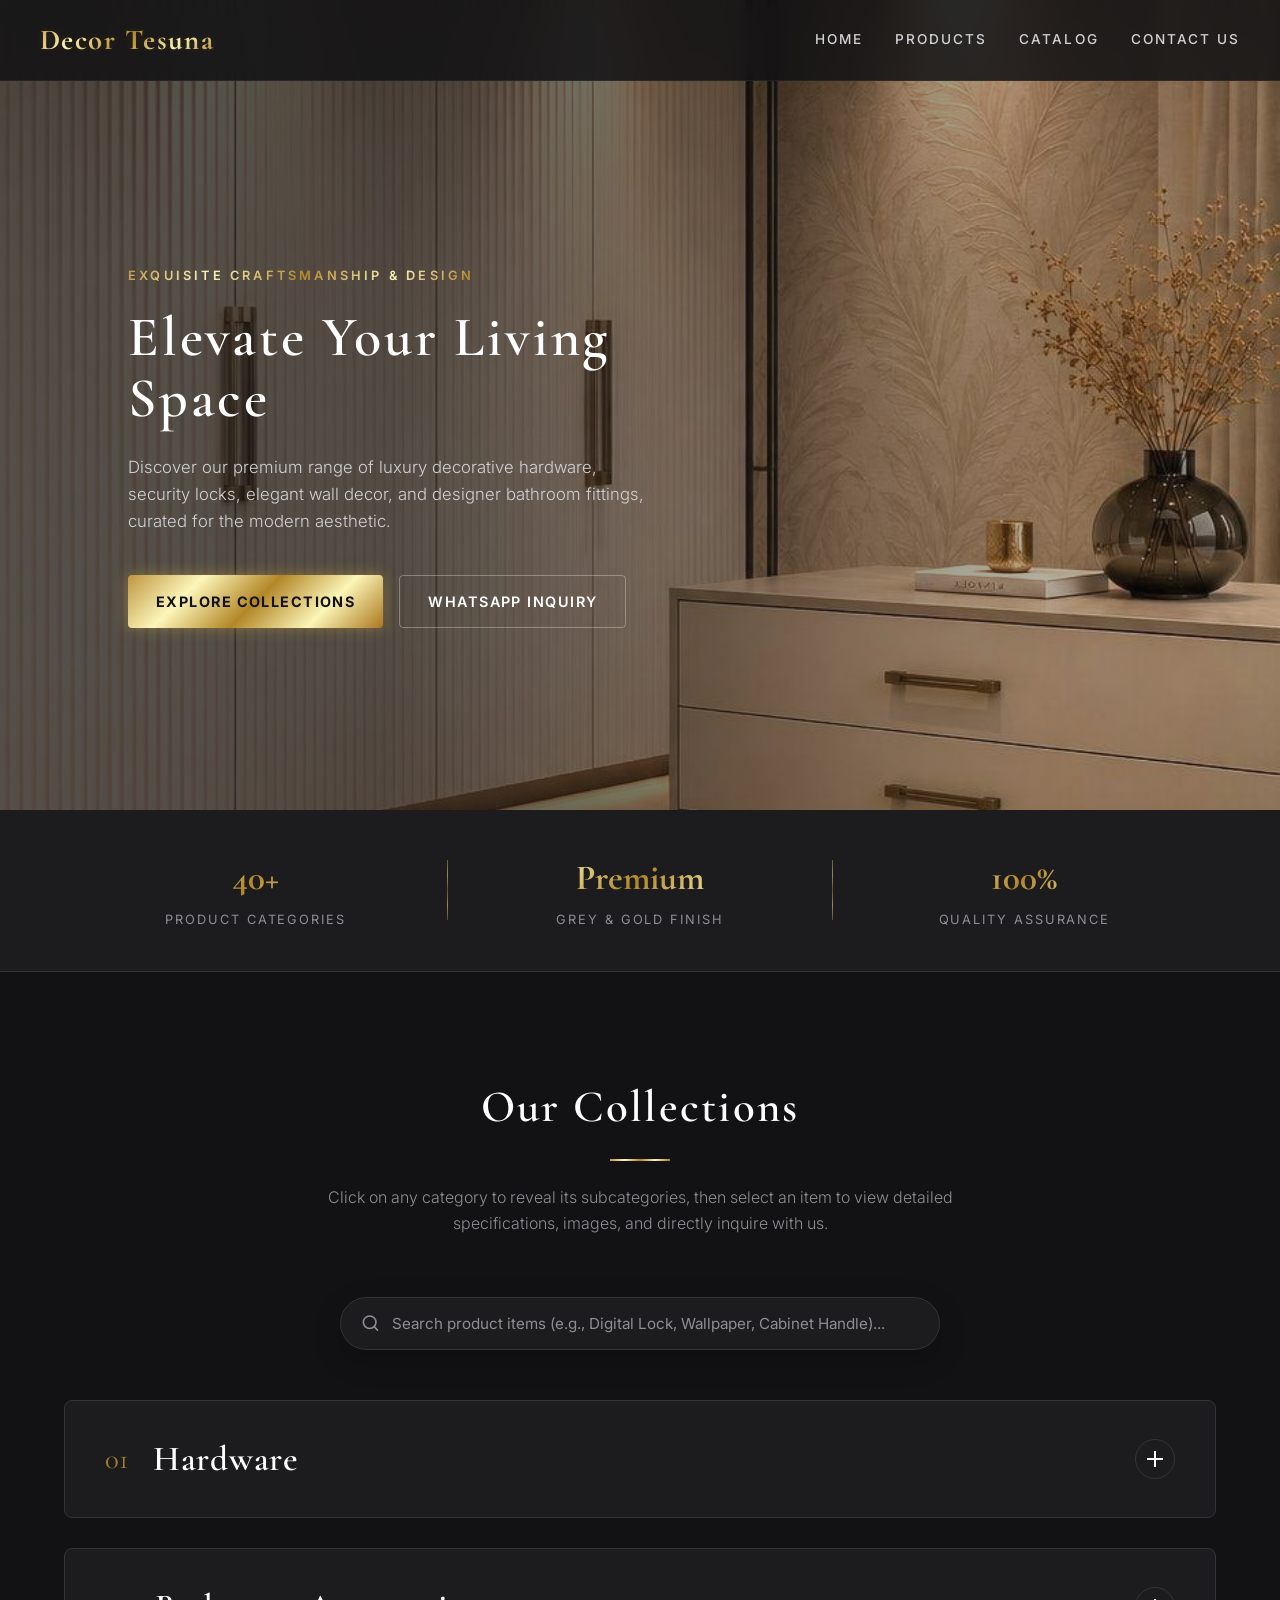
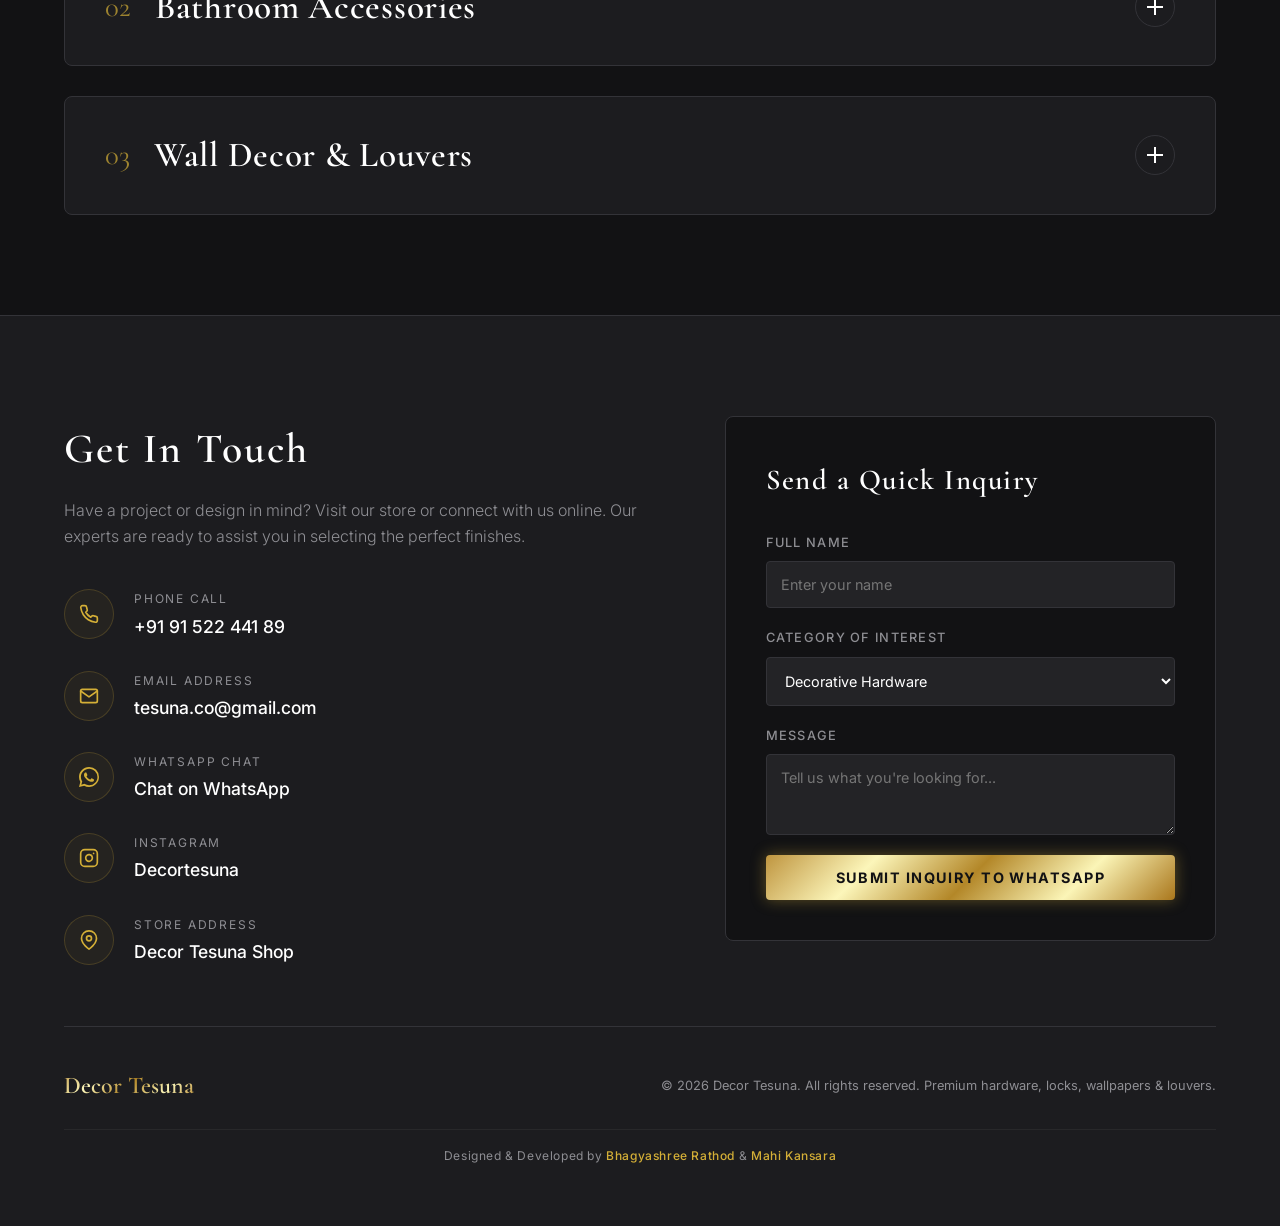
<file: index.html>
<!DOCTYPE html>
<html lang="en">
<head>
    <meta charset="UTF-8">
    <meta name="viewport" content="width=device-width, initial-scale=1.0">
    <meta name="description" content="Decor Tesuna - Premium hardware, wallpapers, bathroom accessories, and louvers. Discover a collection of luxury interior hardware, locks, wall panels, and home decor.">
    <title>Decor Tesuna | Luxury Hardware & Wall Decor</title>
    <!-- Google Fonts -->
    <link rel="preconnect" href="https://fonts.googleapis.com">
    <link rel="preconnect" href="https://fonts.gstatic.com" crossorigin>
    <link href="https://fonts.googleapis.com/css2?family=Cormorant+Garamond:ital,wght@0,300;0,400;0,600;0,700;1,400&family=Inter:wght@300;400;500;600;700&display=swap" rel="stylesheet">
    <link rel="stylesheet" href="style.css">
</head>
<body>

    <!-- Header & Navigation -->
    <header class="header">
        <div class="header-container">
            <a href="#" class="logo">Decor Tesuna</a>
            <nav class="nav-menu">
                <a href="#hero" class="nav-link">Home</a>
                <div class="nav-dropdown-container">
                    <a href="#" class="nav-link" id="collections-nav-link">Products</a>
                    <div class="collections-dropdown-menu" id="nav-collections-dropdown">
                        <!-- Dynamically filled by app.js -->
                    </div>
                </div>
                <a href="#catalog" class="nav-link">Catalog</a>
                <a href="#contact" class="nav-link">Contact Us</a>
            </nav>
            <div class="mobile-menu-btn" id="mobile-menu-btn">
                <span></span>
                <span></span>
                <span></span>
            </div>
        </div>
    </header>

    <!-- Mobile Nav Drawer -->
    <div class="mobile-drawer" id="mobile-drawer">
        <a href="#hero" class="drawer-link">Home</a>
        <div class="mobile-dropdown-container">
            <a href="#" class="drawer-link" id="mobile-collections-nav-link">Products</a>
            <div class="mobile-collections-dropdown-menu" id="mobile-nav-collections-dropdown">
                <!-- Dynamically filled by app.js -->
            </div>
        </div>
        <a href="#catalog" class="drawer-link">Catalog</a>
        <a href="#contact" class="drawer-link">Contact Us</a>
    </div>

    <!-- Hero Section -->
    <section class="hero-section" id="hero">
        <div class="hero-overlay"></div>
        <div class="hero-content">
            <span class="hero-subtitle" id="hero-subtitle">EXQUISITE CRAFTSMANSHIP & DESIGN</span>
            <h1 class="hero-title" id="hero-title">Elevate Your Living Space</h1>
            <p class="hero-desc" id="hero-desc">Discover our premium range of luxury decorative hardware, security locks, elegant wall decor, and designer bathroom fittings, curated for the modern aesthetic.</p>
            <div class="hero-buttons">
                <a href="#catalog" class="btn btn-gold">Explore Collections</a>
                <a href="https://wa.me/919152244189" target="_blank" class="btn btn-outline-white" id="hero-whatsapp-link">WhatsApp Inquiry</a>
            </div>
        </div>
    </section>

    <!-- Intro Stats Section -->
    <section class="intro-stats">
        <div class="container">
            <div class="stats-grid">
                <div class="stat-card">
                    <span class="stat-number">40+</span>
                    <span class="stat-label">Product Categories</span>
                </div>
                <div class="stat-divider"></div>
                <div class="stat-card">
                    <span class="stat-number">Premium</span>
                    <span class="stat-label">Grey & Gold Finish</span>
                </div>
                <div class="stat-divider"></div>
                <div class="stat-card">
                    <span class="stat-number">100%</span>
                    <span class="stat-label">Quality Assurance</span>
                </div>
            </div>
        </div>
    </section>

    <!-- Catalog Section -->
    <section class="catalog-section" id="catalog">
        <div class="container">
            <div class="section-header">
                <h2 class="section-title">Our Collections</h2>
                <div class="title-line"></div>
                <p class="section-desc">Click on any category to reveal its subcategories, then select an item to view detailed specifications, images, and directly inquire with us.</p>
            </div>

            <!-- Search / Filter Bar -->
            <div class="search-wrapper">
                <div class="search-bar">
                    <svg class="search-icon" xmlns="http://www.w3.org/2000/svg" viewBox="0 0 24 24" fill="none" stroke="currentColor" stroke-width="2" stroke-linecap="round" stroke-linejoin="round"><circle cx="11" cy="11" r="8"></circle><line x1="21" y1="21" x2="16.65" y2="16.65"></line></svg>
                    <input type="text" id="catalog-search" placeholder="Search product items (e.g., Digital Lock, Wallpaper, Cabinet Handle)...">
                </div>
                <div id="search-results" class="search-results-dropdown hidden"></div>
            </div>

            <!-- Main Categories Grid -->
            <div class="categories-grid" id="categories-grid">
                <!-- Dynamic categories will be injected here by app.js -->
            </div>
        </div>
    </section>

    <!-- Product Detail Modal -->
    <div class="modal-overlay" id="product-modal">
        <div class="modal-card">
            <button class="modal-close" id="modal-close-btn" aria-label="Close details">
                <svg xmlns="http://www.w3.org/2000/svg" viewBox="0 0 24 24" fill="none" stroke="currentColor" stroke-width="2" stroke-linecap="round" stroke-linejoin="round"><line x1="18" y1="6" x2="6" y2="18"></line><line x1="6" y1="6" x2="18" y2="18"></line></svg>
            </button>
            <div class="modal-grid">
                <!-- Image Slider -->
                <div class="modal-slider-column">
                    <div class="slider-container">
                        <div class="slider-slides" id="modal-slides">
                            <!-- JS will inject images here -->
                        </div>
                        
                        <button class="slider-btn prev-btn" id="slider-prev" aria-label="Previous image">
                            <svg xmlns="http://www.w3.org/2000/svg" viewBox="0 0 24 24" fill="none" stroke="currentColor" stroke-width="2" stroke-linecap="round" stroke-linejoin="round"><polyline points="15 18 9 12 15 6"></polyline></svg>
                        </button>
                        <button class="slider-btn next-btn" id="slider-next" aria-label="Next image">
                            <svg xmlns="http://www.w3.org/2000/svg" viewBox="0 0 24 24" fill="none" stroke="currentColor" stroke-width="2" stroke-linecap="round" stroke-linejoin="round"><polyline points="9 18 15 12 9 6"></polyline></svg>
                        </button>
                        
                        <div class="slider-dots" id="slider-dots">
                            <!-- JS will inject dots here -->
                        </div>
                    </div>
                </div>

                <!-- Product Content -->
                <div class="modal-content-column">
                    <div class="modal-header-info">
                        <span class="modal-category-tag" id="modal-product-category">HARDWARE</span>
                        <h3 class="modal-title" id="modal-product-title">Digital Door Lock</h3>
                    </div>
                    
                    <p class="modal-description" id="modal-product-desc">
                        Bring ultimate security and elegance to your home with our high-tech digital lock. Features biometric fingerprint access, password validation, RFID cards, and physical overrides. Crafted in matte black and metallic champagne accents.
                    </p>

                    <div class="modal-meta-grid">
                        <div class="meta-item">
                            <span class="meta-label">Material:</span>
                            <span class="meta-value" id="modal-product-material">Brass & Zinc Alloy</span>
                        </div>
                        <div class="meta-item">
                            <span class="meta-label">Available Finishes:</span>
                            <span class="meta-value" id="modal-product-finishes">Gold Satin, Matte Grey, Brass Chrome</span>
                        </div>
                        <div class="meta-item">
                            <span class="meta-label">Ideal For:</span>
                            <span class="meta-value" id="modal-product-use">Residential Doors, Office Entrances</span>
                        </div>
                    </div>

                    <div class="modal-action-wrapper">
                        <a href="#" id="modal-whatsapp-btn" target="_blank" class="btn btn-gold modal-whatsapp-btn">
                            <svg class="whatsapp-icon" xmlns="http://www.w3.org/2000/svg" viewBox="0 0 24 24" fill="currentColor">
                                <path d="M20.52 3.449A11.968 11.968 0 0 0 11.996 0C5.397 0 0 5.397 0 11.996c0 2.115.552 4.18 1.597 5.997L0 24l6.196-1.625a11.962 11.962 0 0 0 5.798 1.477h.005c6.598 0 11.996-5.397 11.996-11.996A11.97 11.97 0 0 0 20.52 3.449zM11.996 21.847h-.004a9.92 9.92 0 0 1-5.06-1.385l-.364-.216-3.774.99L3.92 17.51l-.236-.376A9.923 9.923 0 0 1 2.25 11.996c0-5.483 4.464-9.947 9.946-9.947 2.656 0 5.153 1.036 7.03 2.918a9.907 9.907 0 0 1 2.911 7.036c0 5.483-4.464 9.947-9.945 9.947zm5.45-7.25c-.297-.149-1.758-.867-2.03-.967-.273-.099-.471-.148-.67.15-.197.297-.767.966-.94 1.164-.173.199-.347.223-.644.075-.297-.15-1.255-.463-2.39-1.475-.883-.788-1.48-1.761-1.653-2.059-.173-.297-.018-.458.13-.606.134-.133.298-.347.446-.52.149-.174.198-.298.298-.497.099-.198.05-.371-.025-.52-.075-.149-.669-1.612-.916-2.207-.242-.579-.487-.5-.669-.51-.173-.008-.371-.01-.57-.01-.198 0-.52.074-.792.372-.272.297-1.04 1.016-1.04 2.479 0 1.462 1.065 2.875 1.213 3.074.149.198 2.096 3.2 5.077 4.487.709.306 1.262.489 1.694.625.712.227 1.36.195 1.871.118.571-.085 1.758-.719 2.006-1.413.248-.694.248-1.289.173-1.413-.074-.124-.272-.198-.57-.347z"/>
                            </svg>
                            <span>Inquire via WhatsApp</span>
                        </a>
                    </div>
                </div>
            </div>
        </div>
    </div>

    <!-- Contact & Footer Section -->
    <section class="contact-section" id="contact">
        <div class="container">
            <div class="contact-card-grid">
                
                <!-- Contact info card -->
                <div class="contact-info-panel">
                    <h3 class="contact-panel-title">Get In Touch</h3>
                    <p class="contact-panel-desc">Have a project or design in mind? Visit our store or connect with us online. Our experts are ready to assist you in selecting the perfect finishes.</p>
                    
                    <div class="contact-details-list">
                        <!-- Phone -->
                        <!-- Phone Call -->
                        <div class="contact-detail-item">
                            <div class="contact-detail-icon">
                                <svg xmlns="http://www.w3.org/2000/svg" viewBox="0 0 24 24" fill="none" stroke="currentColor" stroke-width="2" stroke-linecap="round" stroke-linejoin="round"><path d="M22 16.92v3a2 2 0 0 1-2.18 2 19.79 19.79 0 0 1-8.63-3.07 19.5 19.5 0 0 1-6-6 19.79 19.79 0 0 1-3.07-8.67A2 2 0 0 1 4.11 2h3a2 2 0 0 1 2 1.72 12.84 12.84 0 0 0 .7 2.81 2 2 0 0 1-.45 2.11L8.09 9.91a16 16 0 0 0 6 6l1.27-1.27a2 2 0 0 1 2.11-.45 12.84 12.84 0 0 0 2.81.7A2 2 0 0 1 22 16.92z"></path></svg>
                            </div>
                            <div class="contact-detail-content">
                                <span class="contact-detail-label">Phone Call</span>
                                <a href="tel:+919152244189" class="contact-detail-link" id="contact-phone">+91 91 522 441 89</a>
                            </div>
                        </div>

                        <!-- Email -->
                        <div class="contact-detail-item">
                            <div class="contact-detail-icon">
                                <svg xmlns="http://www.w3.org/2000/svg" viewBox="0 0 24 24" fill="none" stroke="currentColor" stroke-width="2" stroke-linecap="round" stroke-linejoin="round"><path d="M4 4h16c1.1 0 2 .9 2 2v12c0 1.1-.9 2-2 2H4c-1.1 0-2-.9-2-2V6c0-1.1.9-2 2-2z"></path><polyline points="22,6 12,13 2,6"></polyline></svg>
                            </div>
                            <div class="contact-detail-content">
                                <span class="contact-detail-label">Email Address</span>
                                <a href="mailto:tesuna.co@gmail.com" class="contact-detail-link" id="contact-email">tesuna.co@gmail.com</a>
                            </div>
                        </div>

                        <!-- WhatsApp -->
                        <div class="contact-detail-item">
                            <div class="contact-detail-icon">
                                <svg class="whatsapp-icon" xmlns="http://www.w3.org/2000/svg" viewBox="0 0 24 24" fill="currentColor">
                                    <path d="M20.52 3.449A11.968 11.968 0 0 0 11.996 0C5.397 0 0 5.397 0 11.996c0 2.115.552 4.18 1.597 5.997L0 24l6.196-1.625a11.962 11.962 0 0 0 5.798 1.477h.005c6.598 0 11.996-5.397 11.996-11.996A11.97 11.97 0 0 0 20.52 3.449zM11.996 21.847h-.004a9.92 9.92 0 0 1-5.06-1.385l-.364-.216-3.774.99L3.92 17.51l-.236-.376A9.923 9.923 0 0 1 2.25 11.996c0-5.483 4.464-9.947 9.946-9.947 2.656 0 5.153 1.036 7.03 2.918a9.907 9.907 0 0 1 2.911 7.036c0 5.483-4.464 9.947-9.945 9.947zm5.45-7.25c-.297-.149-1.758-.867-2.03-.967-.273-.099-.471-.148-.67.15-.197.297-.767.966-.94 1.164-.173.199-.347.223-.644.075-.297-.15-1.255-.463-2.39-1.475-.883-.788-1.48-1.761-1.653-2.059-.173-.297-.018-.458.13-.606.134-.133.298-.347.446-.52.149-.174.198-.298.298-.497.099-.198.05-.371-.025-.52-.075-.149-.669-1.612-.916-2.207-.242-.579-.487-.5-.669-.51-.173-.008-.371-.01-.57-.01-.198 0-.52.074-.792.372-.272.297-1.04 1.016-1.04 2.479 0 1.462 1.065 2.875 1.213 3.074.149.198 2.096 3.2 5.077 4.487.709.306 1.262.489 1.694.625.712.227 1.36.195 1.871.118.571-.085 1.758-.719 2.006-1.413.248-.694.248-1.289.173-1.413-.074-.124-.272-.198-.57-.347z"/>
                                </svg>
                            </div>
                            <div class="contact-detail-content">
                                <span class="contact-detail-label">WhatsApp Chat</span>
                                <a href="https://wa.me/919152244189" target="_blank" class="contact-detail-link" id="contact-whatsapp">Chat on WhatsApp</a>
                            </div>
                        </div>

                        <!-- Instagram Link -->
                        <div class="contact-detail-item">
                            <div class="contact-detail-icon">
                                <svg xmlns="http://www.w3.org/2000/svg" viewBox="0 0 24 24" fill="none" stroke="currentColor" stroke-width="2" stroke-linecap="round" stroke-linejoin="round"><rect x="2" y="2" width="20" height="20" rx="5" ry="5"></rect><path d="M16 11.37A4 4 0 1 1 12.63 8 4 4 0 0 1 16 11.37z"></path><line x1="17.5" y1="6.5" x2="17.51" y2="6.5"></line></svg>
                            </div>
                            <div class="contact-detail-content">
                                <span class="contact-detail-label">Instagram</span>
                                <a href="https://www.instagram.com/decortesuna/" target="_blank" class="contact-detail-link" id="contact-instagram">Decortesuna</a>
                            </div>
                        </div>

                        <!-- Store Address -->
                        <div class="contact-detail-item">
                            <div class="contact-detail-icon">
                                <svg xmlns="http://www.w3.org/2000/svg" viewBox="0 0 24 24" fill="none" stroke="currentColor" stroke-width="2" stroke-linecap="round" stroke-linejoin="round"><path d="M21 10c0 7-9 13-9 13s-9-6-9-13a9 9 0 0 1 18 0z"></path><circle cx="12" cy="10" r="3"></circle></svg>
                            </div>
                            <div class="contact-detail-content">
                                <span class="contact-detail-label">Store Address</span>
                                <a href="#" target="_blank" class="contact-detail-link" id="contact-address">Decor Tesuna Shop</a>
                            </div>
                        </div>
                    </div>
                </div>

                <!-- Contact Form Mock/Design -->
                <div class="contact-form-panel">
                    <h3 class="form-title">Send a Quick Inquiry</h3>
                    <form id="quick-inquiry-form" class="inquiry-form">
                        <div class="form-group">
                            <label for="form-name">Full Name</label>
                            <input type="text" id="form-name" required placeholder="Enter your name">
                        </div>
                        <div class="form-group">
                            <label for="form-interest">Category of Interest</label>
                            <select id="form-interest">
                                <option value="Decorative Hardware">Decorative Hardware</option>
                                <option value="Locks & Security">Locks & Security</option>
                                <option value="Furniture Fitting">Furniture Fitting Hardware</option>
                                <option value="Bathroom Accessories">Bathroom Accessories</option>
                                <option value="Wall Decor & Louvers">Wall Decor & Louvers</option>
                            </select>
                        </div>
                        <div class="form-group">
                            <label for="form-message">Message</label>
                            <textarea id="form-message" required rows="3" placeholder="Tell us what you're looking for..."></textarea>
                        </div>
                        <button type="submit" class="btn btn-gold btn-full">Submit Inquiry to WhatsApp</button>
                    </form>
                </div>
            </div>
            
            <!-- Footer brand and copyrights -->
            <div class="footer-divider"></div>
            <div class="footer-bottom">
                <div class="footer-brand">Decor Tesuna</div>
                <div class="footer-copy">&copy; 2026 Decor Tesuna. All rights reserved. Premium hardware, locks, wallpapers & louvers.</div>
            </div>
            <div class="footer-credits">
                Designed & Developed by <span class="developer-name">Bhagyashree Rathod</span> & <span class="developer-name">Mahi Kansara</span>
            </div>
        </div>
    </section>

    <!-- Connect JS file -->
    <script src="image-db.js"></script>
    <script src="app.js"></script>
</body>
</html>
</file>
<file: style.css>
/* Decor Tesuna | Luxury Hardware & Wall Decor Stylesheet */

/* --- Design Tokens --- */
:root {
    --color-bg-dark: #121214;
    --color-bg-card: #1c1c1f;
    --color-bg-input: #232326;
    --color-bg-light: #f5f5f7;
    --color-white: #ffffff;
    
    --color-grey-dark: #2d2d30;
    --color-grey-medium: #4e4e54;
    --color-grey-light: #8e8e93;
    --color-grey-border: #333338;
    --color-text-body: #d1d1d6;
    --color-text-muted: #8e8e93;

    /* Shiny Gold Gradients & Solids */
    --gold-solid: #d4af37;
    --gold-gradient: linear-gradient(135deg, #bf953f 0%, #fcf6ba 25%, #b38728 50%, #fbf5b7 75%, #aa771c 100%);
    --gold-glow: 0 0 15px rgba(212, 175, 55, 0.4);
    --gold-hover-glow: 0 0 25px rgba(212, 175, 55, 0.6);
    
    --font-heading: 'Cormorant Garamond', serif;
    --font-body: 'Inter', sans-serif;
    
    --transition-smooth: all 0.4s cubic-bezier(0.25, 0.8, 0.25, 1);
    --transition-quick: all 0.2s ease-in-out;
}

/* --- Global Reset & Scrollbar --- */
* {
    margin: 0;
    padding: 0;
    box-sizing: border-box;
}

html {
    scroll-behavior: smooth;
    font-size: 16px;
}

section,
.hero-section,
.catalog-section,
.contact-section {
    scroll-margin-top: 80px;
}

body {
    background-color: var(--color-bg-dark);
    color: var(--color-text-body);
    font-family: var(--font-body);
    line-height: 1.6;
    overflow-x: hidden;
}

.hidden {
    display: none !important;
}

/* Custom Scrollbar */
::-webkit-scrollbar {
    width: 8px;
}
::-webkit-scrollbar-track {
    background: var(--color-bg-dark);
}
::-webkit-scrollbar-thumb {
    background: var(--color-grey-medium);
    border-radius: 4px;
}
::-webkit-scrollbar-thumb:hover {
    background: var(--gold-solid);
}

a {
    color: inherit;
    text-decoration: none;
    transition: var(--transition-quick);
}

/* --- Typography Helpers --- */
h1, h2, h3, h4 {
    font-family: var(--font-heading);
    font-weight: 600;
    letter-spacing: 0.05em;
    color: var(--color-white);
}

.container {
    width: 100%;
    max-width: 1200px;
    margin: 0 auto;
    padding: 0 24px;
}

/* --- Buttons --- */
.btn {
    display: inline-flex;
    align-items: center;
    justify-content: center;
    padding: 14px 28px;
    font-family: var(--font-body);
    font-size: 0.9rem;
    font-weight: 600;
    text-transform: uppercase;
    letter-spacing: 0.1em;
    border-radius: 4px;
    cursor: pointer;
    transition: var(--transition-smooth);
    border: none;
}

.btn-gold {
    background: var(--gold-gradient);
    color: #121214 !important;
    font-weight: 700;
    box-shadow: var(--gold-glow);
}

.btn-gold:hover {
    transform: translateY(-2px);
    box-shadow: var(--gold-hover-glow);
}

.btn-outline-white {
    background: transparent;
    color: var(--color-white);
    border: 1px solid rgba(255, 255, 255, 0.3);
}

.btn-outline-white:hover {
    background: var(--color-white);
    color: var(--color-bg-dark);
    border-color: var(--color-white);
    transform: translateY(-2px);
}

.btn-full {
    width: 100%;
}

/* --- Header & Navigation --- */
.header {
    position: fixed;
    top: 0;
    left: 0;
    width: 100%;
    z-index: 1000;
    background: rgba(18, 18, 20, 0.85);
    backdrop-filter: blur(10px);
    border-bottom: 1px solid rgba(255, 255, 255, 0.05);
    transition: var(--transition-smooth);
}

.header-container {
    max-width: 1400px;
    margin: 0 auto;
    height: 80px;
    display: flex;
    align-items: center;
    justify-content: space-between;
    padding: 0 40px;
}

.logo {
    font-family: var(--font-heading);
    font-size: 1.8rem;
    font-weight: 700;
    letter-spacing: 0.05em;
    background: var(--gold-gradient);
    -webkit-background-clip: text;
    -webkit-text-fill-color: transparent;
    text-shadow: 0 0 10px rgba(212, 175, 55, 0.15);
}

.nav-menu {
    display: flex;
    gap: 32px;
    align-items: center;
}

.nav-link {
    font-size: 0.85rem;
    font-weight: 500;
    text-transform: uppercase;
    letter-spacing: 0.15em;
    color: var(--color-text-body);
    position: relative;
    padding: 8px 0;
}

.nav-link::after {
    content: '';
    position: absolute;
    bottom: 0;
    left: 0;
    width: 0;
    height: 1px;
    background: var(--gold-gradient);
    transition: var(--transition-smooth);
}

.nav-link:hover {
    color: var(--color-white);
}

.nav-link:hover::after {
    width: 100%;
}

/* Mobile Menu Button */
.mobile-menu-btn {
    display: none;
    flex-direction: column;
    gap: 6px;
    cursor: pointer;
    z-index: 1002;
}

.mobile-menu-btn span {
    display: block;
    width: 28px;
    height: 2px;
    background-color: var(--color-white);
    transition: var(--transition-smooth);
}

.mobile-menu-btn.active span:nth-child(1) {
    transform: translateY(8px) rotate(45deg);
}

.mobile-menu-btn.active span:nth-child(2) {
    opacity: 0;
}

.mobile-menu-btn.active span:nth-child(3) {
    transform: translateY(-8px) rotate(-45deg);
}

/* Mobile Drawer */
.mobile-drawer {
    position: fixed;
    top: 0;
    right: -100%;
    width: 300px;
    height: 100vh;
    background: var(--color-bg-card);
    z-index: 999;
    padding: 120px 40px 40px 40px;
    display: flex;
    flex-direction: column;
    gap: 24px;
    border-left: 1px solid var(--color-grey-border);
    transition: var(--transition-smooth);
}

.mobile-drawer.active {
    right: 0;
}

.drawer-link {
    font-size: 1.1rem;
    font-weight: 500;
    text-transform: uppercase;
    letter-spacing: 0.15em;
    color: var(--color-text-body);
}

.drawer-link:hover {
    color: var(--gold-solid);
    padding-left: 8px;
}

/* --- Hero Section --- */
.hero-section {
    position: relative;
    height: 90vh;
    min-height: 600px;
    display: flex;
    align-items: center;
    padding-top: 80px;
    overflow: hidden;                 /* Contain pseudo-element background */
}

.hero-section::before {
    content: '';
    position: absolute;
    top: 0;
    left: 0;
    width: 100%;
    height: 100%;
    background-image: var(--hero-bg-url, url('assets/images/hero_bg.png'));
    background-size: cover;
    background-position: center;
    filter: brightness(1.27);          /* Increased brightness boost (27%) */
    z-index: 0;
}

.hero-overlay {
    position: absolute;
    top: 0;
    left: 0;
    width: 100%;
    height: 100%;
    background: linear-gradient(to right, rgba(18, 18, 20, 0.72) 30%, rgba(18, 18, 20, 0.2) 100%); /* Lighter overlay */
    z-index: 1;
}

.hero-content {
    position: relative;
    max-width: 650px;
    padding-left: 10%;
    z-index: 2;
    animation: fadeInUp 1s cubic-bezier(0.25, 0.8, 0.25, 1) forwards;
}

.hero-subtitle {
    display: inline-block;
    font-size: 0.8rem;
    font-weight: 600;
    letter-spacing: 0.25em;
    background: var(--gold-gradient);
    -webkit-background-clip: text;
    -webkit-text-fill-color: transparent;
    margin-bottom: 20px;
}

.hero-title {
    font-size: 3.5rem;
    line-height: 1.1;
    margin-bottom: 24px;
}

.hero-desc {
    font-size: 1.05rem;
    color: var(--color-text-body);
    margin-bottom: 40px;
    font-weight: 300;
}

.hero-buttons {
    display: flex;
    gap: 16px;
}

/* --- Intro Stats --- */
.intro-stats {
    background: var(--color-bg-card);
    border-bottom: 1px solid var(--color-grey-border);
    padding: 40px 0;
}

.stats-grid {
    display: grid;
    grid-template-columns: 1fr 1px 1fr 1px 1fr;
    align-items: center;
    text-align: center;
}

.stat-divider {
    background: var(--gold-gradient);
    height: 60px;
    opacity: 0.5;
}

.stat-card {
    display: flex;
    flex-direction: column;
    gap: 4px;
}

.stat-number {
    font-family: var(--font-heading);
    font-size: 2.2rem;
    font-weight: 700;
    background: var(--gold-gradient);
    -webkit-background-clip: text;
    -webkit-text-fill-color: transparent;
}

.stat-label {
    font-size: 0.8rem;
    text-transform: uppercase;
    letter-spacing: 0.15em;
    color: var(--color-text-muted);
}

/* --- Catalog Section --- */
.catalog-section {
    padding: 100px 0;
    background-color: var(--color-bg-dark);
}

.section-header {
    text-align: center;
    max-width: 700px;
    margin: 0 auto 60px auto;
}

.section-title {
    font-size: 2.8rem;
    margin-bottom: 16px;
}

.title-line {
    width: 60px;
    height: 2px;
    background: var(--gold-gradient);
    margin: 0 auto 24px auto;
}

.section-desc {
    color: var(--color-text-muted);
    font-weight: 300;
}

/* Search Bar */
.search-wrapper {
    max-width: 600px;
    margin: 0 auto 50px auto;
    position: relative;
    z-index: 10;
}

.search-bar {
    display: flex;
    align-items: center;
    background: var(--color-bg-card);
    border: 1px solid var(--color-grey-border);
    border-radius: 30px;
    padding: 6px 20px;
    box-shadow: 0 10px 30px rgba(0, 0, 0, 0.2);
    transition: var(--transition-smooth);
}

.search-bar:focus-within {
    border-color: var(--gold-solid);
    box-shadow: 0 0 15px rgba(212, 175, 55, 0.2);
}

.search-icon {
    width: 20px;
    height: 20px;
    color: var(--color-grey-light);
    margin-right: 12px;
}

.search-bar input {
    width: 100%;
    background: transparent;
    border: none;
    outline: none;
    color: var(--color-white);
    font-family: var(--font-body);
    font-size: 0.95rem;
    padding: 10px 0;
}

.search-bar input::placeholder {
    color: var(--color-text-muted);
}

/* Search Results Dropdown */
.search-results-dropdown {
    position: absolute;
    top: calc(100% + 10px);
    left: 0;
    width: 100%;
    background: var(--color-bg-card);
    border: 1px solid var(--color-grey-border);
    border-radius: 8px;
    max-height: 300px;
    overflow-y: auto;
    box-shadow: 0 10px 40px rgba(0, 0, 0, 0.5);
}

.search-results-dropdown.hidden {
    display: none;
}

.search-result-item {
    padding: 14px 20px;
    border-bottom: 1px solid var(--color-grey-border);
    cursor: pointer;
    display: flex;
    justify-content: space-between;
    align-items: center;
    transition: var(--transition-quick);
}

.search-result-item:last-child {
    border-bottom: none;
}

.search-result-item:hover {
    background: rgba(255, 255, 255, 0.03);
}

.search-result-title {
    font-weight: 500;
    color: var(--color-white);
}

.search-result-category {
    font-size: 0.75rem;
    text-transform: uppercase;
    letter-spacing: 0.1em;
    color: var(--gold-solid);
    background: rgba(212, 175, 55, 0.1);
    padding: 2px 8px;
    border-radius: 10px;
}

/* --- Categories Grid & Accordions --- */
.categories-grid {
    display: flex;
    flex-direction: column;
    gap: 30px;
}

.category-card {
    background: var(--color-bg-card);
    border: 1px solid var(--color-grey-border);
    border-radius: 8px;
    overflow: hidden;
    transition: var(--transition-smooth);
}

.category-card:hover {
    border-color: rgba(212, 175, 55, 0.3);
}

.category-header {
    display: flex;
    justify-content: space-between;
    align-items: center;
    padding: 30px 40px;
    cursor: pointer;
    user-select: none;
}

.category-title-wrapper {
    display: flex;
    align-items: center;
    gap: 24px;
}

.category-number {
    font-family: var(--font-heading);
    font-size: 1.8rem;
    font-weight: 400;
    color: var(--gold-solid);
    opacity: 0.7;
}

.category-title {
    font-size: 2.2rem;
    letter-spacing: 0.02em;
}

/* Plus/Minus Icon */
.expand-btn {
    background: transparent;
    border: none;
    cursor: pointer;
    width: 40px;
    height: 40px;
    border-radius: 50%;
    border: 1px solid var(--color-grey-border);
    display: flex;
    align-items: center;
    justify-content: center;
    position: relative;
    transition: var(--transition-smooth);
}

.category-card:hover .expand-btn {
    border-color: var(--gold-solid);
}

.plus-icon {
    position: relative;
    width: 16px;
    height: 16px;
}

.plus-icon::before,
.plus-icon::after {
    content: '';
    position: absolute;
    background-color: var(--color-white);
    transition: var(--transition-smooth);
}

/* Horizontal line */
.plus-icon::before {
    top: 7px;
    left: 0;
    width: 16px;
    height: 2px;
}

/* Vertical line */
.plus-icon::after {
    top: 0;
    left: 7px;
    width: 2px;
    height: 16px;
}

.category-card.active .expand-btn {
    background: var(--gold-gradient);
    border-color: transparent;
}

.category-card.active .plus-icon::before {
    background-color: #121214;
}

.category-card.active .plus-icon::after {
    transform: rotate(90deg);
    opacity: 0;
    background-color: #121214;
}

/* Subcategory Drawer */
.subcategory-drawer {
    max-height: 0;
    opacity: 0;
    overflow: hidden;
    padding: 0 40px;
    transition: max-height 0.6s cubic-bezier(0.25, 0.8, 0.25, 1), opacity 0.4s ease;
    border-top: 0 solid var(--color-grey-border);
}

.category-card.active .subcategory-drawer {
    max-height: 2000px; /* High value to allow content to grow */
    opacity: 1;
    padding-bottom: 40px;
    border-top: 1px solid var(--color-grey-border);
}

/* Sub-category Section inside Drawer */
.sub-category-section {
    margin-top: 30px;
}

.sub-category-title {
    font-size: 1.4rem;
    margin-bottom: 20px;
    color: var(--gold-solid);
    border-left: 2px solid var(--gold-solid);
    padding-left: 12px;
}

/* Items Grid */
.items-grid {
    display: grid;
    grid-template-columns: repeat(auto-fill, minmax(220px, 1fr));
    gap: 16px;
}

/* Item Card */
.product-item {
    background: rgba(255, 255, 255, 0.02);
    border: 1px solid rgba(255, 255, 255, 0.05);
    border-radius: 4px;
    padding: 20px;
    text-align: center;
    cursor: pointer;
    transition: var(--transition-smooth);
    display: flex;
    flex-direction: column;
    justify-content: center;
    align-items: center;
    min-height: 100px;
}

.product-item:hover {
    background: rgba(212, 175, 55, 0.03);
    border-color: var(--gold-solid);
    transform: translateY(-4px);
    box-shadow: 0 8px 20px rgba(0, 0, 0, 0.3);
}

.product-item-title {
    font-size: 0.95rem;
    font-weight: 500;
    color: var(--color-white);
    letter-spacing: 0.05em;
    text-align: center;
}

/* --- Product Detail Modal --- */
.modal-overlay {
    position: fixed;
    top: 0;
    left: 0;
    width: 100%;
    height: 100%;
    z-index: 2000;
    background: rgba(0, 0, 0, 0.45);   /* Lighter opacity to keep background visible */
    backdrop-filter: blur(3.5px);      /* Softer blur to keep background details visible */
    display: flex;
    align-items: flex-start;
    justify-content: center;
    opacity: 0;
    pointer-events: none;
    transition: opacity 0.4s ease;
    padding: 60px 20px;
    overflow-y: auto;
}

.modal-overlay.active {
    opacity: 1;
    pointer-events: auto;
}

.modal-card {
    margin: auto;
    background: var(--color-bg-card);
    border: 1px solid var(--color-grey-border);
    border-radius: 16px;                /* Premium rounded corners */
    width: 100%;
    max-width: 1250px;                  /* Expanded for beautiful gallery view */
    height: 80vh;                       /* Responsive height */
    max-height: 720px;                  /* Limit maximum height */
    min-height: 550px;                  /* Maintain minimum height */
    position: relative;
    box-shadow: 0 25px 70px rgba(0, 0, 0, 0.8), var(--gold-glow);
    overflow: hidden;
    transform: scale(0.9);
    transition: transform 0.4s cubic-bezier(0.25, 0.8, 0.25, 1);
}

.modal-overlay.active .modal-card {
    transform: scale(1);
}

.modal-close {
    position: absolute;
    top: 20px;
    right: 20px;
    width: 40px;
    height: 40px;
    border-radius: 50%;
    background: rgba(255, 255, 255, 0.05);
    border: 1px solid var(--color-grey-border);
    color: var(--color-white);
    display: flex;
    align-items: center;
    justify-content: center;
    cursor: pointer;
    transition: var(--transition-quick);
    z-index: 10;
}

.modal-close:hover {
    background: var(--color-white);
    color: var(--color-bg-dark);
}

.modal-close svg {
    width: 20px;
    height: 20px;
}

.modal-grid {
    display: grid;
    grid-template-columns: 1.1fr 0.9fr;
    height: 100%;
}

/* Image Slider */
.modal-slider-column {
    position: relative;
    background: #000;
    height: 100%;
    overflow: hidden;
}

.slider-container {
    position: relative;
    width: 100%;
    height: 100%;
    overflow: hidden;
}

.slider-slides {
    display: flex;
    width: 300%;
    height: 100%;
    transition: transform 0.5s cubic-bezier(0.25, 0.8, 0.25, 1);
}

.slider-slide {
    height: 100%;
    position: relative;
    overflow: hidden;
    display: flex;
    align-items: center;
    justify-content: center;
    background: #0f0f11;
}

.slider-slide-bg {
    position: absolute;
    top: 0;
    left: 0;
    width: 100%;
    height: 100%;
    background-size: cover;
    background-position: center;
    filter: blur(25px);
    opacity: 0.35;
    transform: scale(1.15); /* prevents edge artifacts from blur */
    pointer-events: none;
}

.slider-slide-img {
    position: relative;
    width: 100%;
    height: 100%;
    object-fit: contain;
    z-index: 1;
    pointer-events: none;
}

.slider-btn {
    position: absolute;
    top: 50%;
    transform: translateY(-50%);
    width: 36px;
    height: 36px;
    border-radius: 50%;
    background: rgba(18, 18, 20, 0.8);
    border: 1px solid rgba(255, 255, 255, 0.1);
    color: var(--color-white);
    display: flex;
    align-items: center;
    justify-content: center;
    cursor: pointer;
    transition: var(--transition-quick);
}

.slider-btn:hover {
    background: var(--gold-solid);
    color: #121214;
    border-color: transparent;
}

.prev-btn {
    left: 16px;
}

.next-btn {
    right: 16px;
}

.slider-btn svg {
    width: 18px;
    height: 18px;
}

.slider-dots {
    position: absolute;
    bottom: 16px;
    left: 50%;
    transform: translateX(-50%);
    display: flex;
    gap: 8px;
}

.slider-dot {
    width: 8px;
    height: 8px;
    border-radius: 50%;
    background: rgba(255, 255, 255, 0.4);
    cursor: pointer;
    transition: var(--transition-quick);
}

.slider-dot.active {
    background: var(--gold-solid);
    transform: scale(1.3);
}

/* Modal Content Column */
.modal-content-column {
    padding: 50px 48px;                 /* Increased padding for breathable, luxury feel */
    display: flex;
    flex-direction: column;
    justify-content: flex-start;        /* Group content naturally from top */
    height: 100%;
    overflow-y: auto;
}

.modal-header-info {
    margin-bottom: 28px;
}

.modal-category-tag {
    font-size: 0.85rem;                 /* Slightly larger tag */
    text-transform: uppercase;
    letter-spacing: 0.2em;
    color: var(--gold-solid);
    font-weight: 600;
}

.modal-title {
    font-size: 2.6rem;                  /* Enlarged header title */
    margin-top: 8px;
    font-family: var(--font-heading);
    color: var(--color-white);
    line-height: 1.25;
}

.modal-description {
    font-size: 1.05rem;                 /* Significantly larger, more readable font size */
    color: #e5e5ea;                     /* Brighter white-grey color for high contrast */
    font-weight: 400;                   /* Regular font weight for visibility */
    line-height: 1.75;                  /* Spacious line height */
    margin-bottom: 32px;
}

.modal-meta-grid {
    display: flex;
    flex-direction: column;
    gap: 18px;
    border-top: 1px solid var(--color-grey-border);
    border-bottom: 1px solid var(--color-grey-border);
    padding: 30px 0;
    margin-bottom: 32px;
}

.meta-item {
    display: flex;
    gap: 16px;
    font-size: 1rem;                    /* Enlarged meta text */
    line-height: 1.6;
}

.meta-label {
    font-weight: 600;
    color: var(--color-white);
    width: 160px;                       /* Fixed width aligns values in a neat vertical line */
    flex-shrink: 0;
}

.meta-value {
    color: #d1d1d6;                     /* Replaced very dark muted grey with light text for high visibility */
}

.modal-action-wrapper {
    display: flex;
    margin-top: auto;                   /* Anchors button to the bottom on desktop */
    padding-top: 24px;
}

.modal-whatsapp-btn {
    width: 100%;
    gap: 12px;
    padding: 16px 32px;                 /* Larger premium button padding */
    font-size: 0.95rem;
    border-radius: 8px;                 /* Matching rounded corners */
}

.whatsapp-icon {
    width: 20px;
    height: 20px;
}

/* --- Contact Section --- */
.contact-section {
    padding: 100px 0 60px 0;
    background: var(--color-bg-card);
    border-top: 1px solid var(--color-grey-border);
}

.contact-card-grid {
    display: grid;
    grid-template-columns: 1.1fr 0.9fr;
    gap: 60px;
    align-items: start;
    margin-bottom: 60px;
}

.contact-panel-title {
    font-size: 2.6rem;
    margin-bottom: 16px;
}

.contact-panel-desc {
    color: var(--color-text-muted);
    font-weight: 300;
    margin-bottom: 40px;
}

.contact-details-list {
    display: flex;
    flex-direction: column;
    gap: 30px;
}

.contact-detail-item {
    display: flex;
    gap: 20px;
}

.contact-detail-icon {
    width: 50px;
    height: 50px;
    border-radius: 50%;
    background: rgba(212, 175, 55, 0.05);
    border: 1px solid rgba(212, 175, 55, 0.2);
    display: flex;
    align-items: center;
    justify-content: center;
    color: var(--gold-solid);
    flex-shrink: 0;
}

.contact-detail-icon svg {
    width: 20px;
    height: 20px;
}

.contact-detail-content {
    display: flex;
    flex-direction: column;
    justify-content: center;
}

.contact-detail-label {
    font-size: 0.75rem;
    text-transform: uppercase;
    letter-spacing: 0.15em;
    color: var(--color-text-muted);
    margin-bottom: 4px;
}

.contact-detail-link {
    font-size: 1.1rem;
    font-weight: 500;
    color: var(--color-white);
}

.contact-detail-link:hover {
    color: var(--gold-solid);
}

/* Contact Form */
.contact-form-panel {
    background: var(--color-bg-dark);
    border: 1px solid var(--color-grey-border);
    border-radius: 8px;
    padding: 40px;
}

.form-title {
    font-size: 1.8rem;
    margin-bottom: 30px;
}

.inquiry-form {
    display: flex;
    flex-direction: column;
    gap: 20px;
}

.form-group {
    display: flex;
    flex-direction: column;
    gap: 8px;
}

.form-group label {
    font-size: 0.8rem;
    text-transform: uppercase;
    letter-spacing: 0.1em;
    color: var(--color-text-muted);
    font-weight: 500;
}

.form-group input,
.form-group select,
.form-group textarea {
    background: var(--color-bg-input);
    border: 1px solid var(--color-grey-border);
    border-radius: 4px;
    padding: 14px;
    color: var(--color-white);
    font-family: var(--font-body);
    font-size: 0.9rem;
    outline: none;
    transition: var(--transition-quick);
}

.form-group input:focus,
.form-group select:focus,
.form-group textarea:focus {
    border-color: var(--gold-solid);
    box-shadow: 0 0 10px rgba(212, 175, 55, 0.15);
}

.form-group select option {
    background: var(--color-bg-dark);
}

/* Footer Bottom */
.footer-divider {
    height: 1px;
    background: var(--color-grey-border);
    margin-bottom: 40px;
}

.footer-bottom {
    display: flex;
    justify-content: space-between;
    align-items: center;
}

.footer-brand {
    font-family: var(--font-heading);
    font-size: 1.5rem;
    font-weight: 600;
    background: var(--gold-gradient);
    -webkit-background-clip: text;
    -webkit-text-fill-color: transparent;
}

.footer-copy {
    font-size: 0.8rem;
    color: var(--color-text-muted);
}

.footer-credits {
    margin-top: 24px;
    padding-top: 16px;
    border-top: 1px solid rgba(255, 255, 255, 0.05);
    text-align: center;
    font-size: 0.75rem;
    color: var(--color-text-muted);
    letter-spacing: 0.05em;
}

.footer-credits .developer-name {
    color: var(--gold-solid);
    font-weight: 500;
}

/* --- Animations --- */
@keyframes fadeInUp {
    from {
        opacity: 0;
        transform: translateY(30px);
    }
    to {
        opacity: 1;
        transform: translateY(0);
    }
}

/* --- Collections Dropdown Navigation --- */
.nav-dropdown-container {
    position: relative;
    display: flex;
    align-items: center;
}

.collections-dropdown-menu {
    position: absolute;
    top: calc(100% + 15px);
    right: 0;
    left: auto;
    transform: translateY(-10px);
    width: 360px;
    background: rgba(28, 28, 31, 0.75);
    backdrop-filter: blur(25px);
    border: 1px solid rgba(212, 175, 55, 0.25);
    border-radius: 8px;
    box-shadow: 0 20px 50px rgba(0, 0, 0, 0.7), 0 0 25px rgba(212, 175, 55, 0.08);
    padding: 24px;
    z-index: 1100;
    height: 240px;
    overflow-y: auto;
    opacity: 0;
    visibility: hidden;
    pointer-events: none;
    transition: opacity 0.5s cubic-bezier(0.16, 1, 0.3, 1), 
                transform 0.5s cubic-bezier(0.16, 1, 0.3, 1), 
                width 0.5s cubic-bezier(0.16, 1, 0.3, 1), 
                height 0.5s cubic-bezier(0.16, 1, 0.3, 1), 
                visibility 0.5s;
}

/* Invisible bridge pseudo-element to bridge the gap and hold the hover state */
.collections-dropdown-menu::before {
    content: '';
    position: absolute;
    top: -25px;
    left: 0;
    width: 100%;
    height: 25px;
    background: transparent;
}

.collections-dropdown-menu.expanded {
    width: 720px;
    max-width: 90vw;
    height: calc(90vh - 110px);
}

.collections-dropdown-menu.active {
    opacity: 1;
    visibility: visible;
    pointer-events: auto;
    transform: translateY(0);
}

#collections-nav-link.active span,
#mobile-collections-nav-link.active span {
    display: inline-block;
    transform: rotate(180deg);
    transition: transform 0.3s ease;
}
#collections-nav-link span,
#mobile-collections-nav-link span {
    display: inline-block;
    transition: transform 0.3s ease;
}

/* Category item in dropdown */
.dropdown-category {
    border-bottom: 1px solid rgba(255, 255, 255, 0.05);
    padding: 12px 0;
}

.dropdown-category:last-child {
    border-bottom: none;
}

.dropdown-category-header {
    display: flex;
    justify-content: space-between;
    align-items: center;
    cursor: pointer;
    padding: 8px 0;
    transition: var(--transition-quick);
}

.dropdown-category-header h4 {
    font-family: var(--font-heading);
    font-size: 1.4rem;
    font-weight: 500;
    color: var(--color-white);
    margin: 0;
    letter-spacing: 0.05em;
    transition: var(--transition-quick);
}

.dropdown-category-header:hover h4 {
    color: var(--gold-solid);
}

.dropdown-category-arrow {
    font-size: 0.8rem;
    color: var(--color-grey-light);
    transition: transform 0.3s cubic-bezier(0.25, 0.8, 0.25, 1);
}

.dropdown-category.active .dropdown-category-arrow {
    transform: rotate(180deg);
    color: var(--gold-solid);
}

.dropdown-category.active .dropdown-category-header h4 {
    background: var(--gold-gradient);
    -webkit-background-clip: text;
    -webkit-text-fill-color: transparent;
}

/* Category Content (Accordion Panel) - Flex column layout to hold tabs and panels */
.dropdown-category-content {
    max-height: 0;
    overflow: hidden;
    transition: max-height 0.5s cubic-bezier(0.16, 1, 0.3, 1);
    display: flex;
    flex-direction: column;
}

.dropdown-category.active .dropdown-category-content {
    max-height: 1200px;
    padding: 16px 0 8px 0;
}

/* Desktop Horizontal Tab bar */
.dropdown-subcategories-tabs {
    display: flex;
    flex-direction: row;
    flex-wrap: wrap;
    gap: 12px;
    border-bottom: 1px solid rgba(255, 255, 255, 0.05);
    padding-bottom: 12px;
    margin-bottom: 16px;
}

.dropdown-subcategory-tab {
    font-size: 0.95rem;
    font-weight: 600;
    text-transform: uppercase;
    letter-spacing: 0.08em;
    color: var(--color-text-muted);
    cursor: pointer;
    transition: var(--transition-quick);
    padding: 6px 12px;
    border-radius: 4px;
    border: 1px solid rgba(255, 255, 255, 0.05);
    background: rgba(255, 255, 255, 0.02);
}

.dropdown-subcategory-tab:hover {
    color: var(--color-white);
    border-color: rgba(255, 255, 255, 0.15);
}

.dropdown-subcategory-tab.active {
    color: var(--gold-solid);
    background: rgba(212, 175, 55, 0.08);
    border-color: rgba(212, 175, 55, 0.25);
    box-shadow: 0 0 10px rgba(212, 175, 55, 0.05);
}

/* Desktop Products Container & Panels */
.dropdown-products-container {
    width: 100%;
}

.dropdown-products-panel {
    display: none;
    flex-direction: row;
    flex-wrap: wrap;
    gap: 12px 24px;
    width: 100%;
    animation: fadeInQuick 0.3s cubic-bezier(0.25, 0.8, 0.25, 1) forwards;
}

.dropdown-products-panel.active {
    display: flex;
}

.dropdown-product-link {
    font-size: 0.95rem;
    color: var(--color-text-body);
    padding: 6px 14px;
    background: rgba(255, 255, 255, 0.03);
    border: 1px solid rgba(255, 255, 255, 0.08);
    border-radius: 4px;
    transition: var(--transition-quick);
    cursor: pointer;
    display: inline-block;
    white-space: nowrap;
    text-align: center;
}

.dropdown-product-link:hover {
    color: var(--gold-solid);
    border-color: rgba(212, 175, 55, 0.35);
    background: rgba(212, 175, 55, 0.06);
    transform: translateY(-1px);
    box-shadow: 0 4px 10px rgba(0, 0, 0, 0.2);
}

@keyframes fadeInQuick {
    from {
        opacity: 0;
        transform: translateY(4px);
    }
    to {
        opacity: 1;
        transform: translateY(0);
    }
}

/* Mobile Dropdown styles */
.mobile-dropdown-container {
    width: 100%;
}

.mobile-collections-dropdown-menu {
    max-height: 0;
    overflow: hidden;
    transition: max-height 0.4s cubic-bezier(0.25, 0.8, 0.25, 1);
    padding-left: 8px;
    margin-top: 4px;
    border-left: 1px solid rgba(255, 255, 255, 0.05);
}

.mobile-collections-dropdown-menu.active {
    max-height: 800px;
    overflow-y: auto;
}

.mobile-collections-dropdown-menu .dropdown-category {
    border-bottom: 1px solid rgba(255, 255, 255, 0.03);
}

.mobile-collections-dropdown-menu .dropdown-category-header h4 {
    font-size: 1.1rem;
}

.mobile-collections-dropdown-menu .dropdown-subcategory {
    border-bottom: 1px solid rgba(255, 255, 255, 0.03);
    padding: 4px 0;
}

.mobile-collections-dropdown-menu .dropdown-subcategory-title {
    display: flex;
    justify-content: space-between;
    align-items: center;
    cursor: pointer;
    font-size: 0.85rem;
    font-weight: 600;
    text-transform: uppercase;
    color: var(--color-text-body);
    padding: 6px 0;
    transition: var(--transition-quick);
}

.mobile-collections-dropdown-menu .dropdown-subcategory-title:hover {
    color: var(--gold-solid);
}

.mobile-collections-dropdown-menu .sub-arrow {
    font-size: 0.65rem;
    color: var(--color-text-muted);
    transition: transform 0.3s ease;
}

.mobile-collections-dropdown-menu .dropdown-subcategory.active .sub-arrow {
    transform: rotate(180deg);
    color: var(--gold-solid);
}

.mobile-collections-dropdown-menu .dropdown-subcategory.active .dropdown-subcategory-title {
    color: var(--gold-solid);
}

.mobile-collections-dropdown-menu .dropdown-products-list {
    max-height: 0;
    overflow: hidden;
    transition: max-height 0.4s cubic-bezier(0.25, 0.8, 0.25, 1);
    display: flex;
    flex-direction: row;
    flex-wrap: wrap;
    gap: 8px;
    padding-left: 8px;
}

.mobile-collections-dropdown-menu .dropdown-subcategory.active .dropdown-products-list {
    max-height: 400px;
    padding-top: 8px;
    padding-bottom: 12px;
}

.mobile-collections-dropdown-menu .dropdown-product-link {
    font-size: 0.8rem;
    padding: 4px 10px;
}

/* --- Media Queries --- */
@media (max-width: 992px) {
    .header-container {
        padding: 0 24px;
    }
    
    .nav-menu {
        display: none;
    }
    
    .mobile-menu-btn {
        display: flex;
    }
    
    .hero-title {
        font-size: 2.8rem;
    }
    
    .stats-grid {
        grid-template-columns: 1fr;
        gap: 30px;
    }
    
    .stat-divider {
        display: none;
    }
    
    .modal-card {
        height: auto;
        max-height: 90vh;
        overflow-y: auto;
    }

    .modal-grid {
        grid-template-columns: 1fr;
        height: auto;
    }
    
    .modal-slider-column {
        height: auto;
        aspect-ratio: 16/9;
    }

    .modal-content-column {
        height: auto;
        overflow-y: visible;
        padding: 30px 24px;
    }
    
    .contact-card-grid {
        grid-template-columns: 1fr;
        gap: 40px;
    }
}

@media (max-width: 600px) {
    .hero-content {
        padding-left: 24px;
        padding-right: 24px;
    }
    
    .hero-title {
        font-size: 2.2rem;
    }
    
    .hero-buttons {
        flex-direction: column;
        gap: 12px;
    }
    
    .category-header {
        padding: 24px 20px;
    }
    
    .category-title {
        font-size: 1.6rem;
    }
    
    .category-title-wrapper {
        gap: 16px;
    }
    
    .subcategory-drawer {
        padding: 0 20px;
    }
    
    .items-grid {
        grid-template-columns: repeat(auto-fill, minmax(140px, 1fr));
    }
    
    .modal-content-column {
        padding: 24px;
    }
    
    .contact-form-panel {
        padding: 24px;
    }
    
    .footer-bottom {
        flex-direction: column;
        gap: 16px;
        text-align: center;
    }
}
</file>
